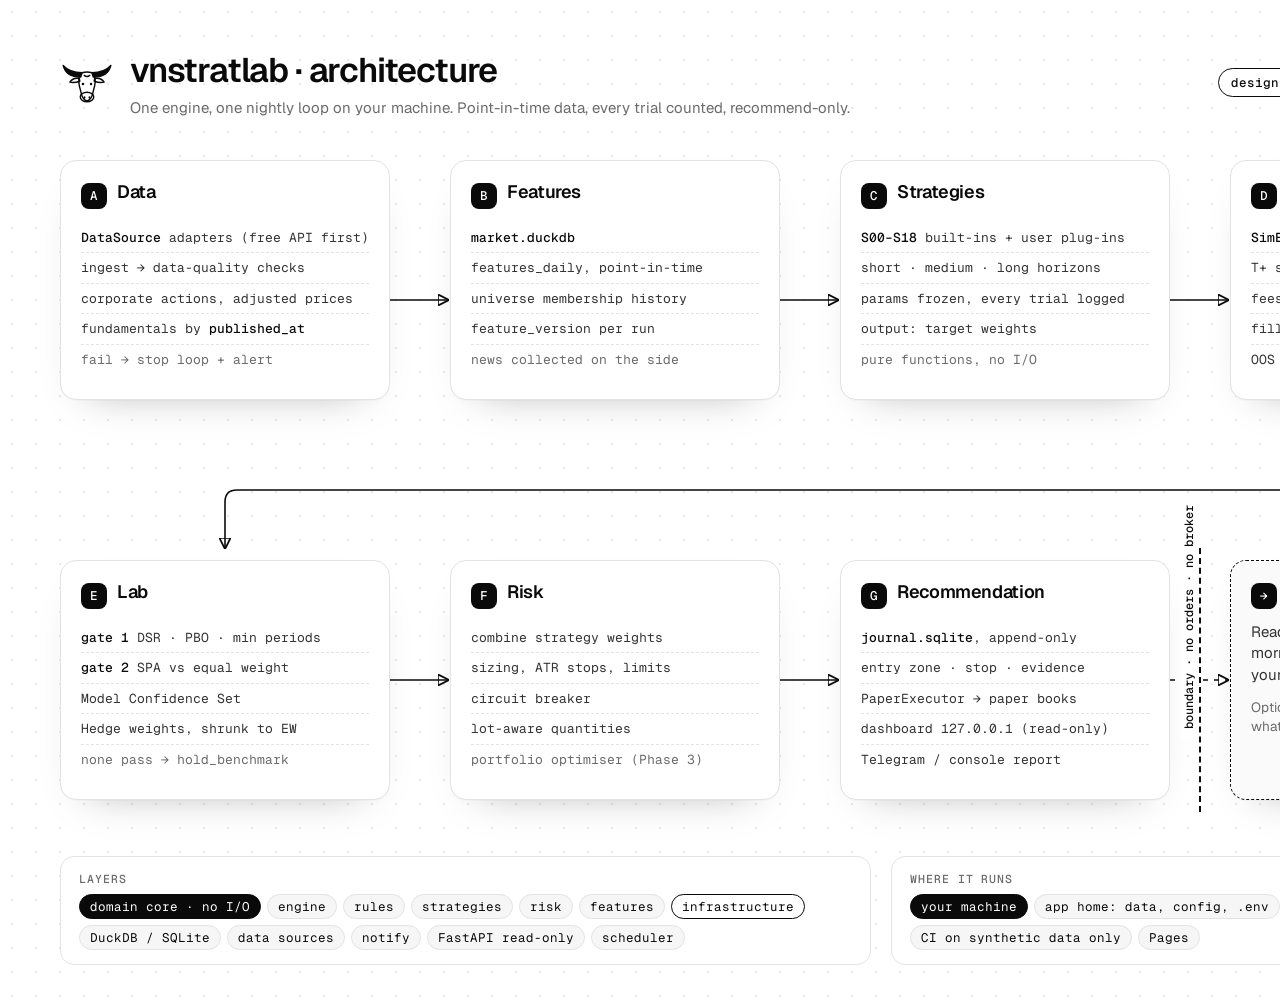
<file: docs/assets/architecture.html>
<!doctype html>
<!-- Source of docs/assets/architecture.png (rendered at 1600x1000, 2x). Content follows docs/architecture.md. -->
<html lang="en">
<head>
<meta charset="utf-8">
<title>vnstratlab · architecture</title>
<link rel="stylesheet" href="https://fonts.googleapis.com/css2?family=Geist:wght@400;500;600&family=Geist+Mono:wght@400;500&display=swap">
<style>
  :root { --fg: #0a0a0a; --muted: #6b6b6b; --line: #e3e3e3; --soft: #f6f6f6; --mono: "Geist Mono", ui-monospace, Consolas, monospace; }
  * { box-sizing: border-box; }
  html, body { margin: 0; }
  body { width: 1600px; height: 1000px; position: relative; background: #fff; color: var(--fg); font: 400 15px/1.45 "Geist", system-ui, sans-serif;
    background-image: radial-gradient(rgba(10,10,10,.09) 1px, transparent 1.2px); background-size: 24px 24px; overflow: hidden; }
  .head { position: absolute; left: 60px; top: 46px; right: 60px; display: flex; align-items: center; gap: 16px; }
  .head svg { width: 54px; height: 54px; }
  .head h1 { margin: 0; font-size: 34px; letter-spacing: -.035em; font-weight: 600; }
  .head p { margin: 2px 0 0; color: var(--muted); font-size: 15px; }
  .tag { margin-left: auto; font: 500 12.5px var(--mono); border: 1px solid var(--fg); border-radius: 999px; padding: 5px 12px; }
  .box { position: absolute; width: 330px; height: 240px; background: #fff; border: 1px solid var(--line); border-radius: 16px; padding: 18px 20px; box-shadow: 0 1px 0 rgba(0,0,0,.02), 0 18px 40px -28px rgba(0,0,0,.35); }
  .box .n { display: inline-grid; place-items: center; width: 26px; height: 26px; border-radius: 8px; background: var(--fg); color: #fff; font: 500 12.5px var(--mono); }
  .box h2 { display: inline; margin: 0 0 0 10px; font-size: 18px; letter-spacing: -.02em; font-weight: 600; vertical-align: 2px; }
  .box ul { list-style: none; margin: 14px 0 0; padding: 0; font: 13px/1.5 var(--mono); color: #333; }
  .box li { padding: 5px 0; border-top: 1px dashed var(--line); }
  .box li:first-child { border-top: 0; }
  .box li b { font-weight: 500; color: var(--fg); }
  .box li.dim { color: var(--muted); }
  .box.you { border-style: dashed; border-color: var(--fg); background: #fafafa; }
  .box.you p { margin: 12px 0 0; color: #333; font-size: 15px; }
  .lines { position: absolute; inset: 0; width: 1600px; height: 1000px; }
  .lines path { fill: none; stroke: var(--fg); stroke-width: 1.6; }
  .lines .dash { stroke-dasharray: 5 6; }
  .wall { position: absolute; left: 1199px; top: 548px; height: 264px; border-left: 2px dashed var(--fg); }
  .wall span { position: absolute; left: -12px; top: 26%; transform: translate(-50%, -50%) rotate(-90deg); white-space: nowrap; background: #fff; padding: 0 10px; font: 500 12px var(--mono); }
  .band { position: absolute; left: 60px; right: 60px; top: 856px; display: grid; grid-template-columns: 1.25fr 1fr; gap: 20px; }
  .band > div { border: 1px solid var(--line); border-radius: 14px; background: #fff; padding: 14px 18px; }
  .band h3 { margin: 0 0 8px; font: 500 11.5px var(--mono); text-transform: uppercase; letter-spacing: .08em; color: var(--muted); }
  .chips { display: flex; flex-wrap: wrap; gap: 6px; }
  .chip { font: 12.5px var(--mono); border: 1px solid var(--line); border-radius: 999px; padding: 3px 10px; background: var(--soft); }
  .chip.k { background: var(--fg); color: #fff; border-color: var(--fg); }
  .chip.o { background: #fff; border-color: var(--fg); }
</style>
</head>
<body>
<div class="head">
  <svg viewBox="0 0 120 120" fill="none" stroke="#0a0a0a" stroke-width="3.2" stroke-linecap="round" stroke-linejoin="round" aria-hidden="true">
    <path d="M46 47C30 47 12 42 7 21C18 33 33 37 49 37Z" fill="#0a0a0a"/><path d="M74 47C90 47 108 42 113 21C102 33 87 37 71 37Z" fill="#0a0a0a"/>
    <path d="M43 50C34 48 26 52 22 58C30 60 38 58 44 56Z"/><path d="M77 50C86 48 94 52 98 58C90 60 82 58 76 56Z"/>
    <path d="M44 40C52 34 68 34 76 40C80 52 78 66 74 78C72 90 68 98 60 100C52 98 48 90 46 78C42 66 40 52 44 40Z"/><path d="M54 43Q60 48 66 43"/>
    <ellipse cx="60" cy="91" rx="15" ry="10.5"/><ellipse cx="54.5" cy="92" rx="2" ry="2.8" fill="#0a0a0a" stroke="none"/><ellipse cx="65.5" cy="92" rx="2" ry="2.8" fill="#0a0a0a" stroke="none"/>
    <circle cx="51" cy="62" r="2.8" fill="#0a0a0a" stroke="none"/><circle cx="69" cy="62" r="2.8" fill="#0a0a0a" stroke="none"/>
  </svg>
  <div>
    <h1>vnstratlab · architecture</h1>
    <p>One engine, one nightly loop on your machine. Point-in-time data, every trial counted, recommend-only.</p>
  </div>
  <span class="tag">design · v0.1–v0.3 under construction</span>
</div>

<svg class="lines" viewBox="0 0 1600 1000" aria-hidden="true">
  <defs><marker id="a" viewBox="0 0 10 10" refX="9" refY="5" markerWidth="7" markerHeight="7" orient="auto"><path d="M0 0L10 5L0 10z" fill="#0a0a0a" stroke="none"/></marker></defs>
  <path d="M390 300H448" marker-end="url(#a)"/>
  <path d="M780 300H838" marker-end="url(#a)"/>
  <path d="M1170 300H1228" marker-end="url(#a)"/>
  <path d="M1395 400V478Q1395 490 1383 490H237Q225 490 225 502V548" marker-end="url(#a)"/>
  <path d="M390 680H448" marker-end="url(#a)"/>
  <path d="M780 680H838" marker-end="url(#a)"/>
  <path class="dash" d="M1170 680H1228" marker-end="url(#a)"/>
</svg>

<div class="box" style="left:60px;top:160px">
  <span class="n">A</span><h2>Data</h2>
  <ul>
    <li><b>DataSource</b> adapters (free API first)</li>
    <li>ingest → data-quality checks</li>
    <li>corporate actions, adjusted prices</li>
    <li>fundamentals by <b>published_at</b></li>
    <li class="dim">fail → stop loop + alert</li>
  </ul>
</div>
<div class="box" style="left:450px;top:160px">
  <span class="n">B</span><h2>Features</h2>
  <ul>
    <li><b>market.duckdb</b></li>
    <li>features_daily, point-in-time</li>
    <li>universe membership history</li>
    <li>feature_version per run</li>
    <li class="dim">news collected on the side</li>
  </ul>
</div>
<div class="box" style="left:840px;top:160px">
  <span class="n">C</span><h2>Strategies</h2>
  <ul>
    <li><b>S00–S18</b> built-ins + user plug-ins</li>
    <li>short · medium · long horizons</li>
    <li>params frozen, every trial logged</li>
    <li>output: target weights</li>
    <li class="dim">pure functions, no I/O</li>
  </ul>
</div>
<div class="box" style="left:1230px;top:160px">
  <span class="n">D</span><h2>Engine</h2>
  <ul>
    <li><b>SimExecutor</b> + HOSE rules</li>
    <li>T+ settlement, limits, lots, ticks</li>
    <li>fees, sales tax, slippage</li>
    <li>fill at next open</li>
    <li>OOS returns → <b>lab.duckdb</b></li>
  </ul>
</div>

<div class="box" style="left:60px;top:560px">
  <span class="n">E</span><h2>Lab</h2>
  <ul>
    <li><b>gate 1</b> DSR · PBO · min periods</li>
    <li><b>gate 2</b> SPA vs equal weight</li>
    <li>Model Confidence Set</li>
    <li>Hedge weights, shrunk to EW</li>
    <li class="dim">none pass → hold_benchmark</li>
  </ul>
</div>
<div class="box" style="left:450px;top:560px">
  <span class="n">F</span><h2>Risk</h2>
  <ul>
    <li>combine strategy weights</li>
    <li>sizing, ATR stops, limits</li>
    <li>circuit breaker</li>
    <li>lot-aware quantities</li>
    <li class="dim">portfolio optimiser (Phase 3)</li>
  </ul>
</div>
<div class="box" style="left:840px;top:560px">
  <span class="n">G</span><h2>Recommendation</h2>
  <ul>
    <li><b>journal.sqlite</b>, append-only</li>
    <li>entry zone · stop · evidence</li>
    <li>PaperExecutor → paper books</li>
    <li>dashboard 127.0.0.1 (read-only)</li>
    <li>Telegram / console report</li>
  </ul>
</div>
<div class="wall"><span>boundary · no orders · no broker</span></div>
<div class="box you" style="left:1230px;top:560px">
  <span class="n">→</span><h2>You</h2>
  <p>Read the recommendation the next morning, decide, and place orders yourself in your broker's app.</p>
  <p style="color:#6b6b6b;font-size:13.5px">Optional: record your real fills to compare with what was recommended.</p>
</div>

<div class="band">
  <div>
    <h3>Layers</h3>
    <div class="chips">
      <span class="chip k">domain core · no I/O</span><span class="chip">engine</span><span class="chip">rules</span><span class="chip">strategies</span><span class="chip">risk</span><span class="chip">features</span>
      <span class="chip o">infrastructure</span><span class="chip">DuckDB / SQLite</span><span class="chip">data sources</span><span class="chip">notify</span><span class="chip">FastAPI read-only</span><span class="chip">scheduler</span>
    </div>
  </div>
  <div>
    <h3>Where it runs</h3>
    <div class="chips">
      <span class="chip k">your machine</span><span class="chip">app home: data, config, .env</span>
      <span class="chip o">GitHub Actions</span><span class="chip">CI on synthetic data only</span><span class="chip">Pages</span>
    </div>
  </div>
</div>
</body>
</html>
</file>
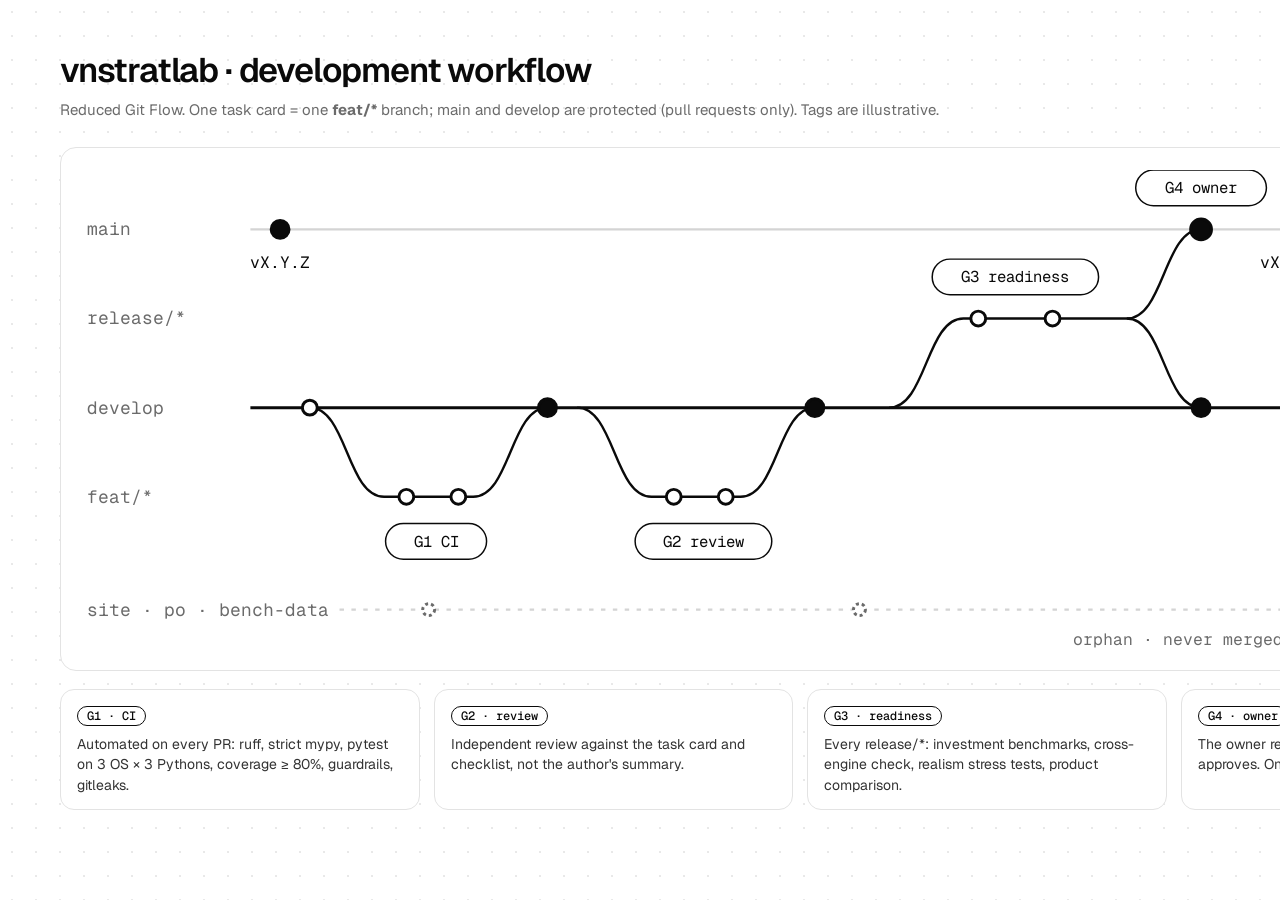
<file: docs/assets/workflow.html>
<!doctype html>
<!-- Source of docs/assets/workflow.png (rendered at 1600x840, 2x). Content follows docs/git-branching.md and docs/qa-gates.md. -->
<html lang="en">
<head>
<meta charset="utf-8">
<title>vnstratlab · workflow</title>
<link rel="stylesheet" href="https://fonts.googleapis.com/css2?family=Geist:wght@400;500;600&family=Geist+Mono:wght@400;500&display=swap">
<style>
  :root { --fg: #0a0a0a; --bg: #fff; --muted: #6b6b6b; --line: #e3e3e3; --line-2: #d4d4d4; --mono: "Geist Mono", ui-monospace, Consolas, monospace; }
  * { box-sizing: border-box; }
  html, body { margin: 0; }
  body { width: 1600px; height: 840px; position: relative; background: #fff; color: var(--fg); font: 400 15px/1.45 "Geist", system-ui, sans-serif;
    background-image: radial-gradient(rgba(10,10,10,.09) 1px, transparent 1.2px); background-size: 24px 24px; overflow: hidden; padding: 46px 60px; }
  h1 { margin: 0; font-size: 34px; letter-spacing: -.035em; font-weight: 600; }
  .sub { margin: 4px 0 26px; color: var(--muted); }
  .wrap { border: 1px solid var(--line); border-radius: 16px; background: #fff; padding: 22px 26px 10px; }
  .graph { width: 100%; height: auto; display: block; }
  .graph text { fill: var(--fg); font: 12px var(--mono); }
  .graph .faint, .graph .lanes text { fill: var(--muted); }
  .graph .ln { stroke: var(--line-2); stroke-width: 1.5; fill: none; }
  .graph .ln-strong { stroke: var(--fg); stroke-width: 2; }
  .graph .ln-dash { stroke-dasharray: 3 5; }
  .graph .br { stroke: var(--fg); stroke-width: 1.6; fill: none; }
  .graph .pulse { display: none; }
  .graph .c { fill: #fff; stroke: var(--fg); stroke-width: 2; }
  .graph .c.merge, .graph .c.tag { fill: var(--fg); }
  .graph .c.hollow { stroke: var(--muted); stroke-dasharray: 2 2; }
  .graph .gates-lbl rect { fill: #fff; stroke: var(--fg); stroke-width: 1; }
  .graph .gates-lbl text { font-size: 10.5px; text-anchor: middle; dominant-baseline: central; }
  .graph .tags text { text-anchor: middle; font-size: 11px; }
  .graph .tags text.faint { text-anchor: end; }
  .gates { display: grid; grid-template-columns: repeat(4, 1fr); gap: 14px; margin-top: 18px; }
  .gates div { border: 1px solid var(--line); border-radius: 14px; background: #fff; padding: 14px 16px; }
  .gates b { font: 500 12px var(--mono); border: 1px solid var(--fg); border-radius: 999px; padding: 1px 9px; }
  .gates p { margin: 8px 0 0; font-size: 14px; color: #333; }
</style>
</head>
<body>
<h1>vnstratlab · development workflow</h1>
<p class="sub">Reduced Git Flow. One task card = one <b>feat/*</b> branch; main and develop are protected (pull requests only). Tags are illustrative.</p>
<div class="wrap">
<svg class="graph" viewBox="0 0 960 330" role="img" aria-labelledby="graph-t">
        <title id="graph-t">Git branching: feat branches merge into develop after G1 CI and G2 review; release branch passes G3; main is tagged after G4 owner approval. Orphan branches site, po and bench-data are never merged.</title>
        <g class="lanes mono">
          <text x="0" y="44">main</text>
          <text x="0" y="104">release/*</text>
          <text x="0" y="164">develop</text>
          <text x="0" y="224">feat/*</text>
          <text x="0" y="300" class="faint">site · po · bench-data</text>
        </g>
        <!-- lane lines -->
        <path class="ln" d="M110 40H940"/>
        <path class="ln ln-strong" d="M110 160H940"/>
        <path class="ln ln-dash" d="M170 296H940"/>
        <!-- feat branches -->
        <path class="br" d="M150 160C175 160 175 220 200 220H260C285 220 285 160 310 160"/>
        <path class="br" d="M330 160C355 160 355 220 380 220H440C465 220 465 160 490 160"/>
        <!-- release -->
        <path class="br" d="M540 160C565 160 565 100 590 100H700C725 100 725 40 750 40"/>
        <path class="br" d="M700 100C725 100 725 160 750 160"/>
        <!-- hotfix back-merge omitted for clarity -->
        <!-- flowing pulse on develop -->
        <path class="pulse" d="M110 160H940"/>
        <!-- commits -->
        <g class="commits">
          <circle cx="130" cy="40" r="6" class="c tag" style="--d:0"/>
          <circle cx="150" cy="160" r="5" class="c" style="--d:1"/>
          <circle cx="215" cy="220" r="5" class="c" style="--d:2"/>
          <circle cx="250" cy="220" r="5" class="c" style="--d:3"/>
          <circle cx="310" cy="160" r="6" class="c merge" style="--d:4"/>
          <circle cx="395" cy="220" r="5" class="c" style="--d:5"/>
          <circle cx="430" cy="220" r="5" class="c" style="--d:6"/>
          <circle cx="490" cy="160" r="6" class="c merge" style="--d:7"/>
          <circle cx="600" cy="100" r="5" class="c" style="--d:8"/>
          <circle cx="650" cy="100" r="5" class="c" style="--d:9"/>
          <circle cx="750" cy="40" r="7" class="c tag" style="--d:10"/>
          <circle cx="750" cy="160" r="6" class="c merge" style="--d:11"/>
          <circle cx="860" cy="160" r="5" class="c" style="--d:12"/>
          <circle cx="230" cy="296" r="4" class="c hollow" style="--d:3"/>
          <circle cx="520" cy="296" r="4" class="c hollow" style="--d:7"/>
          <circle cx="820" cy="296" r="4" class="c hollow" style="--d:11"/>
        </g>
        <!-- gates -->
        <g class="gates-lbl mono">
          <g transform="translate(235 250)"><rect x="-34" y="-12" width="68" height="24" rx="12"/><text>G1 CI</text></g>
          <g transform="translate(415 250)"><rect x="-46" y="-12" width="92" height="24" rx="12"/><text>G2 review</text></g>
          <g transform="translate(625 72)"><rect x="-56" y="-12" width="112" height="24" rx="12"/><text>G3 readiness</text></g>
          <g transform="translate(750 12)"><rect x="-44" y="-12" width="88" height="24" rx="12"/><text>G4 owner</text></g>
        </g>
        <g class="tags mono">
          <text x="130" y="66">vX.Y.Z</text>
          <text x="790" y="66" style="text-anchor:start">vX.Y+1.0</text>
          <text x="940" y="320" text-anchor="end" class="faint">orphan · never merged · tags illustrative</text>
        </g>
      </svg>
</div>
<div class="gates">
  <div><b>G1 · CI</b><p>Automated on every PR: ruff, strict mypy, pytest on 3 OS × 3 Pythons, coverage ≥ 80%, guardrails, gitleaks.</p></div>
  <div><b>G2 · review</b><p>Independent review against the task card and checklist, not the author's summary.</p></div>
  <div><b>G3 · readiness</b><p>Every release/*: investment benchmarks, cross-engine check, realism stress tests, product comparison.</p></div>
  <div><b>G4 · owner</b><p>The owner reads the readiness report and approves. Only then is main merged and tagged.</p></div>
</div>
</body>
</html>
</file>
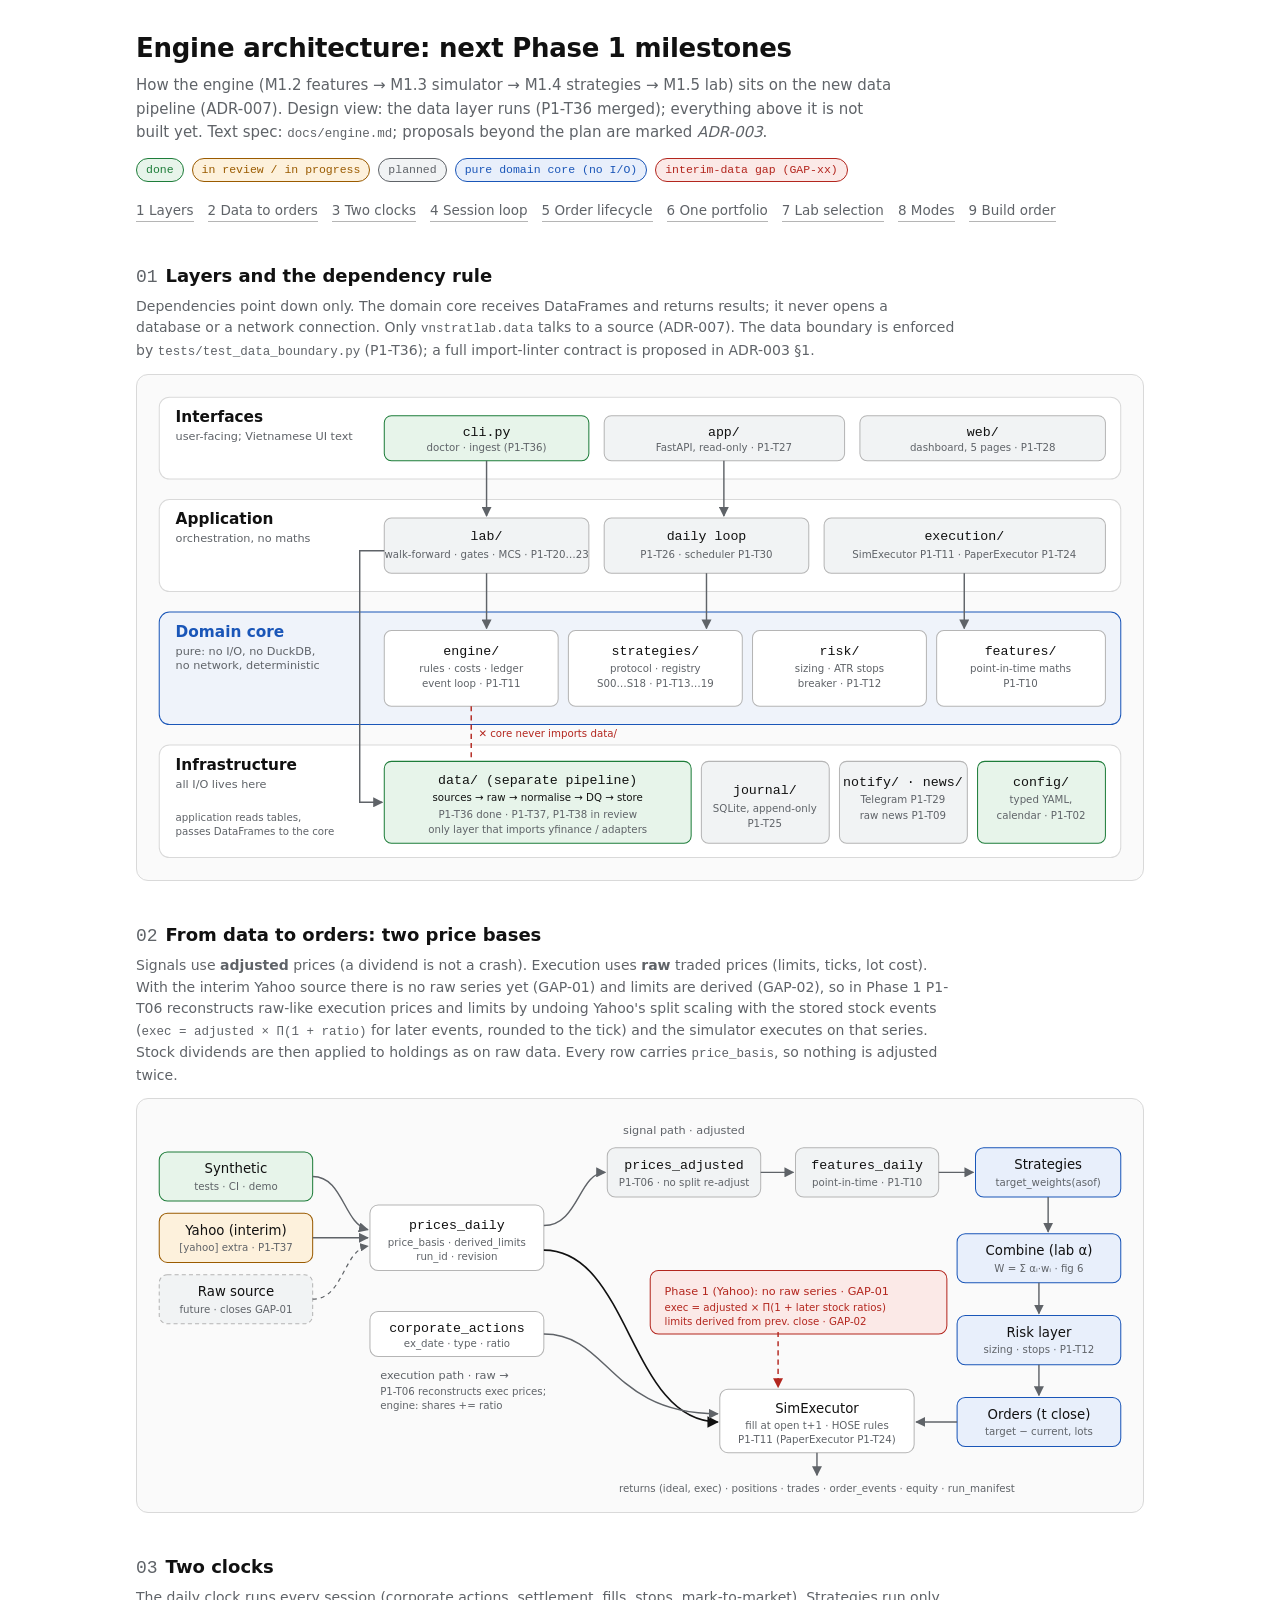
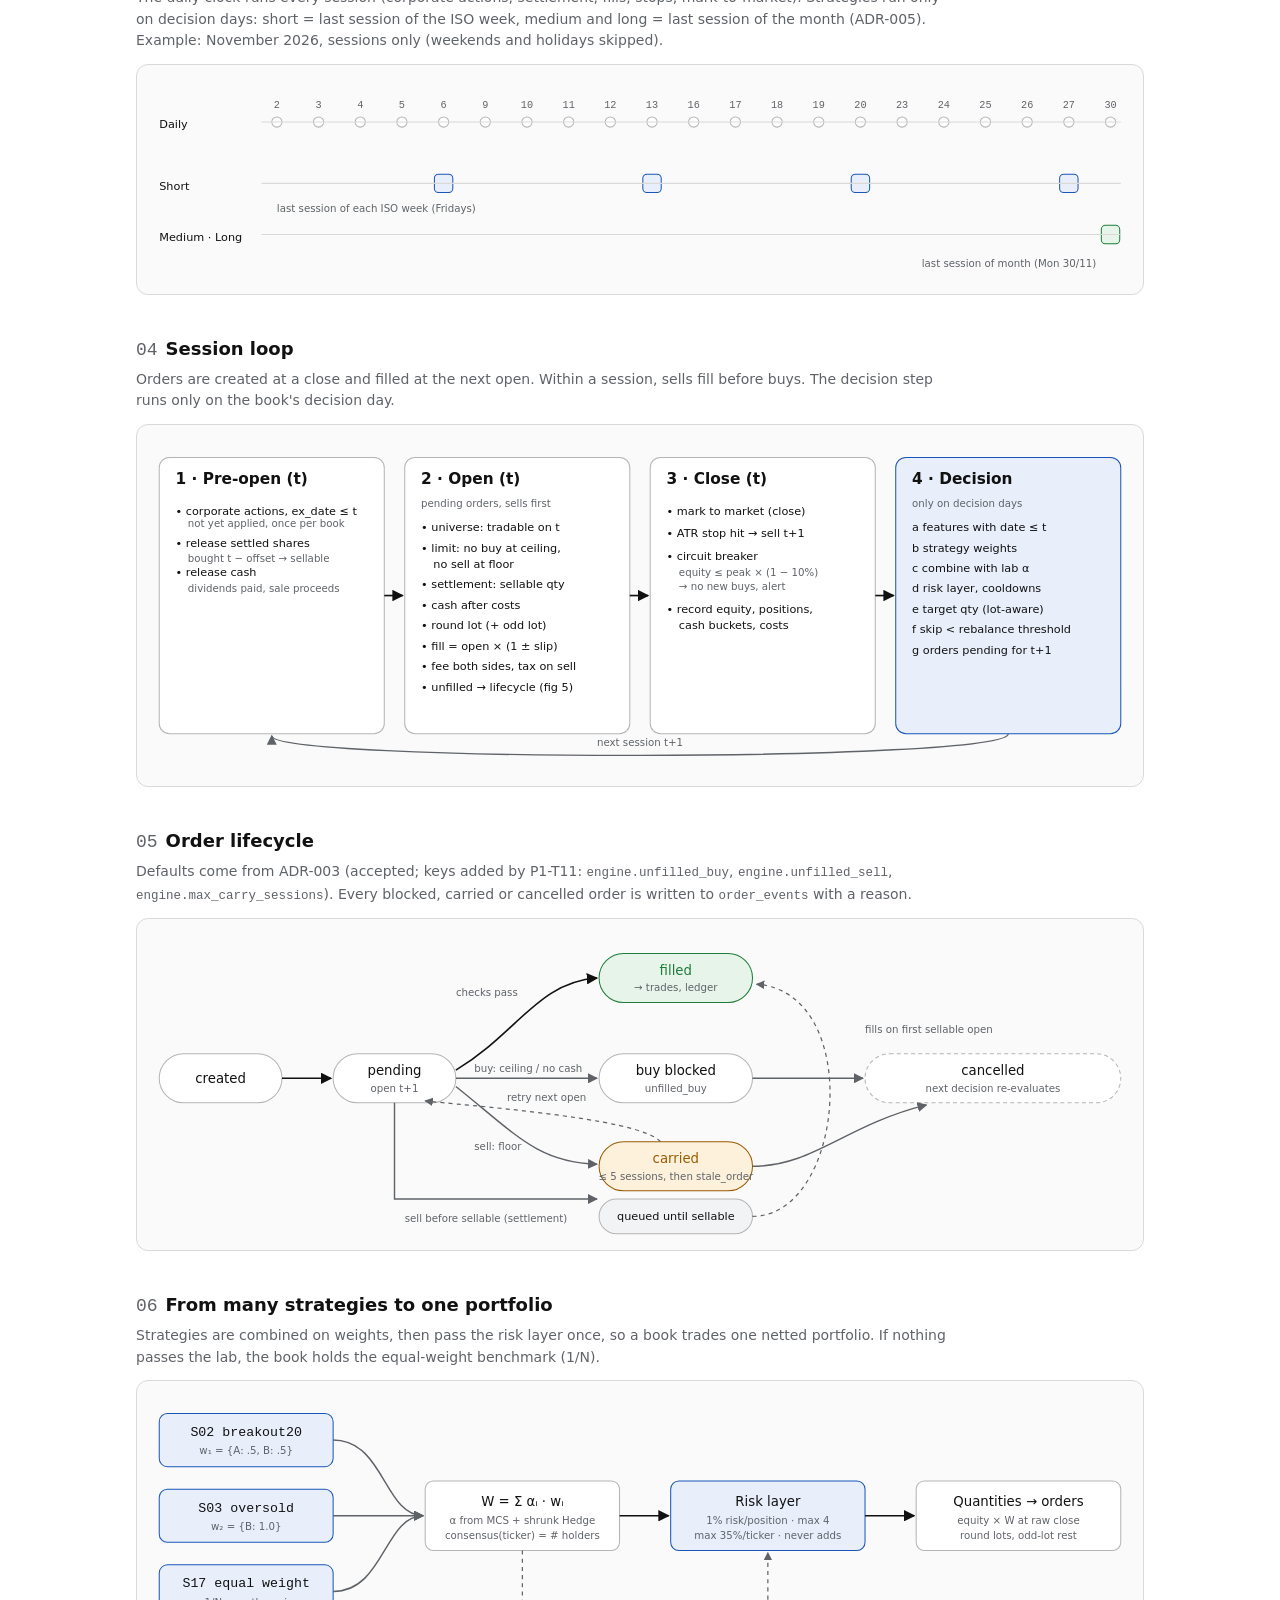
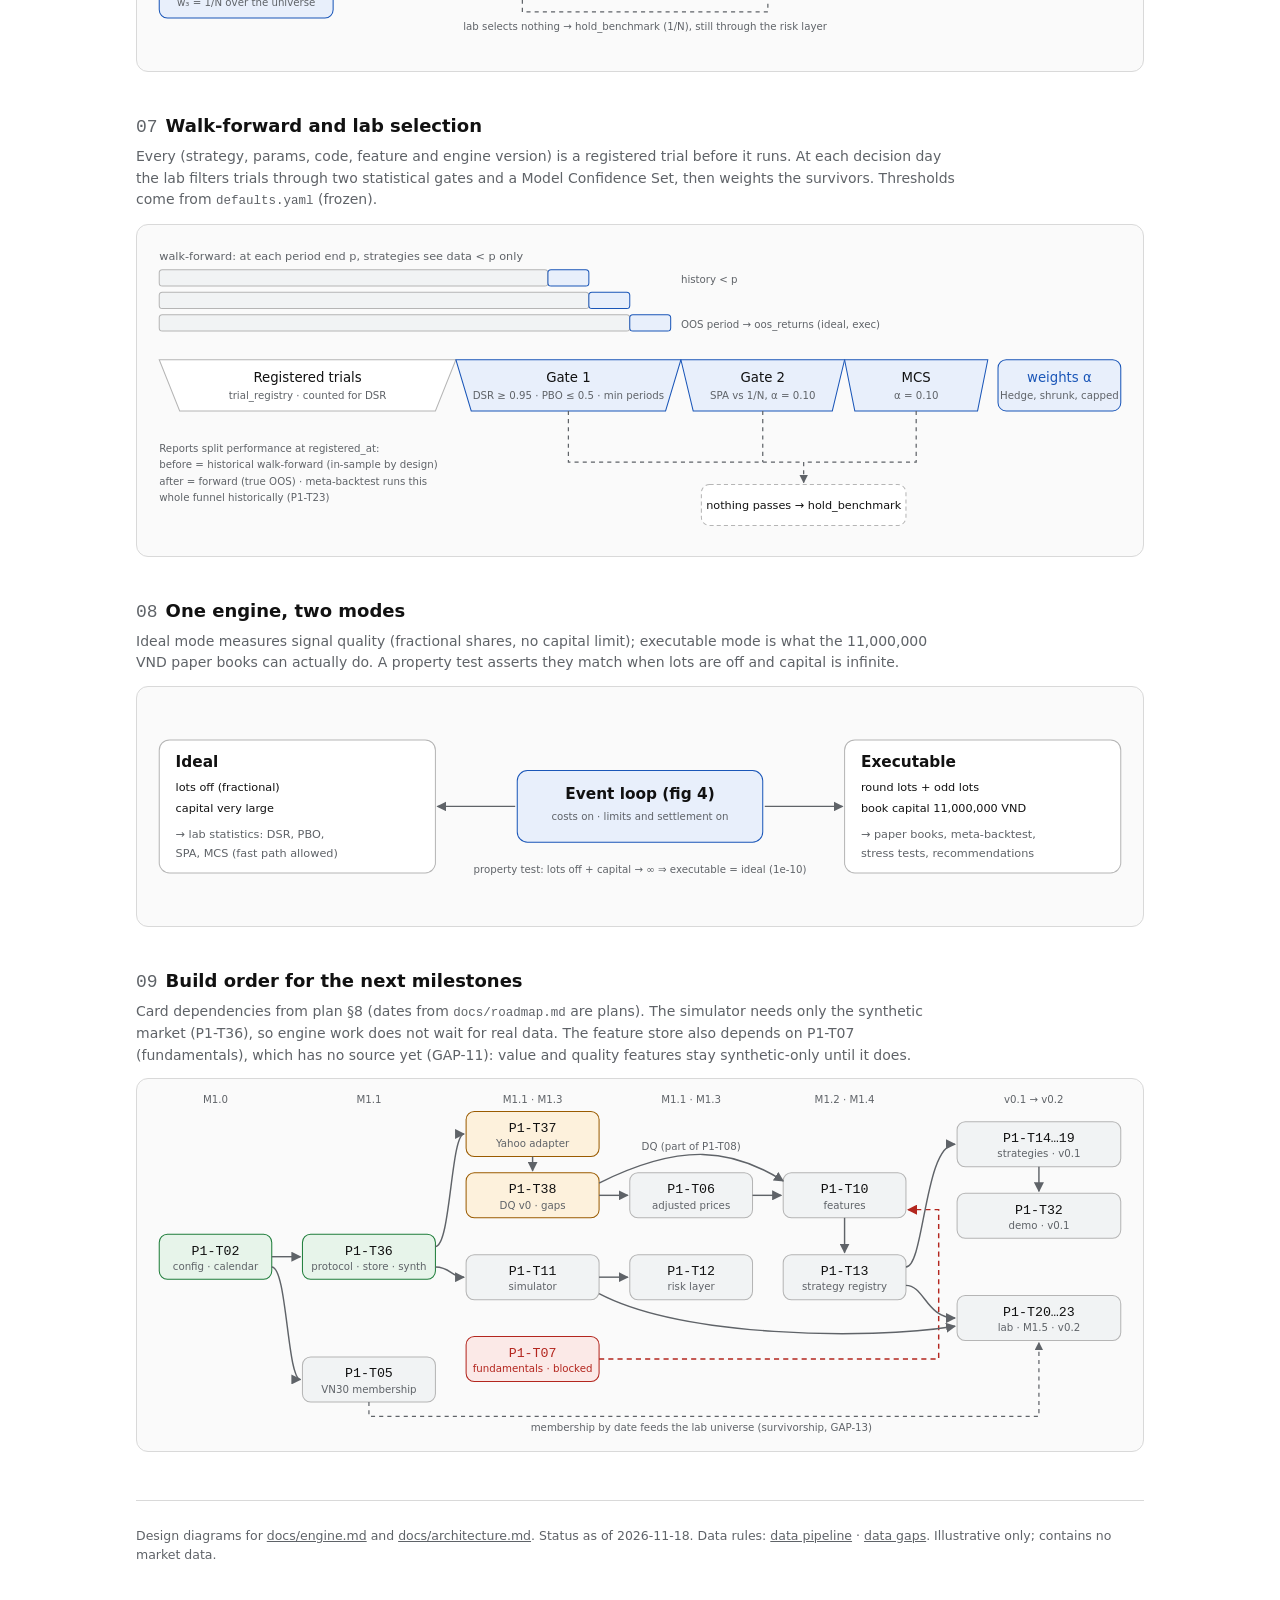
<file: docs/diagrams/engine-architecture.html>
<!doctype html>
<html lang="en">
<head>
<meta charset="utf-8">
<meta name="viewport" content="width=device-width, initial-scale=1">
<title>Engine architecture</title>
<meta name="description" content="vnstratlab engine architecture for the next Phase 1 milestones (M1.2–M1.5): layers, data to orders, two clocks, session loop, order lifecycle, portfolio combination, lab selection, modes and build order.">
<style>
  :root {
    --bg: #ffffff; --card: #fafafa; --fg: #111111; --muted: #5f6368; --line: #d9d9d9; --line-2: #b5b5b5;
    --done: #1e7d3a; --done-bg: #e7f4ea; --review: #9a5b00; --review-bg: #fdf1dc;
    --todo: #5f6368; --todo-bg: #f1f3f4; --gap: #b3261e; --gap-bg: #fbe9e7;
    --accent: #1a56b8; --accent-bg: #e8effb;
    --mono: ui-monospace, SFMono-Regular, Menlo, Consolas, monospace;
  }
  @media (prefers-color-scheme: dark) {
    :root:not([data-theme="light"]) {
      --bg: #0f1012; --card: #17181b; --fg: #ececec; --muted: #a2a6ad; --line: #2c2e33; --line-2: #45484f;
      --done: #6cc787; --done-bg: #16301f; --review: #f0b45a; --review-bg: #33270f;
      --todo: #a2a6ad; --todo-bg: #23252a; --gap: #f2867d; --gap-bg: #3a1a18;
      --accent: #8ab4f8; --accent-bg: #172440;
    }
  }
  :root[data-theme="dark"] {
    --bg: #0f1012; --card: #17181b; --fg: #ececec; --muted: #a2a6ad; --line: #2c2e33; --line-2: #45484f;
    --done: #6cc787; --done-bg: #16301f; --review: #f0b45a; --review-bg: #33270f;
    --todo: #a2a6ad; --todo-bg: #23252a; --gap: #f2867d; --gap-bg: #3a1a18;
    --accent: #8ab4f8; --accent-bg: #172440;
  }
  * { box-sizing: border-box; }
  html { -webkit-text-size-adjust: 100%; }
  body { margin: 0; background: var(--bg); color: var(--fg);
         font: 15px/1.55 system-ui, -apple-system, "Segoe UI", Roboto, sans-serif; }
  main { max-width: 1040px; margin: 0 auto; padding: 28px 16px 64px; }
  header h1 { font-size: 26px; letter-spacing: -.01em; margin: 0 0 6px; }
  header p { color: var(--muted); margin: 0; max-width: 760px; }
  nav.toc { display: flex; flex-wrap: wrap; gap: 6px 14px; margin: 18px 0 8px; font-size: 13.5px; }
  nav.toc a { color: var(--muted); text-decoration: none; border-bottom: 1px solid var(--line-2); }
  nav.toc a:hover { color: var(--fg); border-color: var(--fg); }
  .legend { display: flex; flex-wrap: wrap; gap: 8px; margin: 14px 0 0; font-size: 12.5px; }
  .chip { display: inline-flex; align-items: center; gap: 6px; padding: 2px 9px; border-radius: 999px;
          border: 1px solid currentColor; font-family: var(--mono); font-size: 11.5px; }
  .chip.done { color: var(--done); background: var(--done-bg); }
  .chip.review { color: var(--review); background: var(--review-bg); }
  .chip.todo { color: var(--todo); background: var(--todo-bg); }
  .chip.gap { color: var(--gap); background: var(--gap-bg); }
  .chip.core { color: var(--accent); background: var(--accent-bg); }
  section.fig { margin-top: 40px; }
  section.fig h2 { font-size: 18px; margin: 0 0 4px; }
  section.fig h2 .num { font-family: var(--mono); color: var(--muted); font-weight: 500; margin-right: 8px; }
  section.fig p.cap { color: var(--muted); margin: 0 0 12px; font-size: 14px; max-width: 820px; }
  .frame { border: 1px solid var(--line); border-radius: 12px; background: var(--card); padding: 12px; overflow-x: auto; }
  svg { display: block; width: 100%; height: auto; min-width: 640px; }
  svg text { font-family: system-ui, -apple-system, "Segoe UI", Roboto, sans-serif; fill: var(--fg); }
  svg .t-sm { font-size: 11px; } svg .t-xs { font-size: 10px; } svg .t-md { font-size: 13px; } svg .t-lg { font-size: 15px; font-weight: 600; }
  svg .mono { font-family: var(--mono); }
  svg .muted { fill: var(--muted); }
  svg .box { fill: var(--bg); stroke: var(--line-2); stroke-width: 1; }
  svg .band { fill: var(--bg); stroke: var(--line); stroke-width: 1; }
  svg .core { fill: var(--accent-bg); stroke: var(--accent); }
  svg .done { fill: var(--done-bg); stroke: var(--done); }
  svg .review { fill: var(--review-bg); stroke: var(--review); }
  svg .todo { fill: var(--todo-bg); stroke: var(--line-2); }
  svg .gapbox { fill: var(--gap-bg); stroke: var(--gap); }
  svg .gaptxt { fill: var(--gap); }
  svg .donetxt { fill: var(--done); } svg .reviewtxt { fill: var(--review); } svg .coretxt { fill: var(--accent); }
  svg .edge { stroke: var(--muted); stroke-width: 1.4; fill: none; }
  svg .edge-strong { stroke: var(--fg); stroke-width: 1.6; fill: none; }
  svg .edge-gap { stroke: var(--gap); stroke-width: 1.4; fill: none; stroke-dasharray: 5 4; }
  svg .edge-dash { stroke: var(--muted); stroke-width: 1.2; fill: none; stroke-dasharray: 4 4; }
  svg .arrowhead { fill: var(--muted); } svg .arrowhead-strong { fill: var(--fg); } svg .arrowhead-gap { fill: var(--gap); }
  svg .grid { stroke: var(--line); stroke-width: 1; }
  table.notes { border-collapse: collapse; width: 100%; margin-top: 12px; font-size: 13.5px; }
  table.notes th, table.notes td { text-align: left; border-top: 1px solid var(--line); padding: 7px 8px; vertical-align: top; }
  table.notes th { color: var(--muted); font-weight: 500; }
  code { font-family: var(--mono); font-size: 12.5px; }
  footer { margin-top: 48px; color: var(--muted); font-size: 12.5px; border-top: 1px solid var(--line); padding-top: 12px; }
  footer a { color: inherit; }
  .noscript { color: var(--muted); font-size: 13px; }
</style>
<script>
  // Follow the docs site's light/dark toggle when embedded (same origin); else the OS setting.
  (function () {
    function sync() {
      try {
        var b = window.parent && window.parent !== window ? window.parent.document.body : null;
        var s = b ? b.getAttribute("data-md-color-scheme") : null;
        if (s) document.documentElement.setAttribute("data-theme", s === "slate" ? "dark" : "light");
      } catch (e) { /* not embedded or cross-origin: keep prefers-color-scheme */ }
    }
    sync();
    try {
      if (window.parent !== window) {
        new MutationObserver(sync).observe(window.parent.document.body, { attributes: true, attributeFilter: ["data-md-color-scheme"] });
      }
    } catch (e) { /* ignore */ }
  })();
</script>
</head>
<body>
<main>
<header>
  <h1>Engine architecture: next Phase 1 milestones</h1>
  <p>How the engine (M1.2 features → M1.3 simulator → M1.4 strategies → M1.5 lab) sits on the new data pipeline (ADR-007). Design view: the data layer runs (P1-T36 merged); everything above it is not built yet. Text spec: <code>docs/engine.md</code>; proposals beyond the plan are marked <em>ADR-003</em>.</p>
  <div class="legend" aria-label="Legend">
    <span class="chip done">done</span>
    <span class="chip review">in review / in progress</span>
    <span class="chip todo">planned</span>
    <span class="chip core">pure domain core (no I/O)</span>
    <span class="chip gap">interim-data gap (GAP-xx)</span>
  </div>
  <nav class="toc" aria-label="Figures">
    <a href="#f1">1 Layers</a><a href="#f2">2 Data to orders</a><a href="#f3">3 Two clocks</a>
    <a href="#f4">4 Session loop</a><a href="#f5">5 Order lifecycle</a><a href="#f6">6 One portfolio</a>
    <a href="#f7">7 Lab selection</a><a href="#f8">8 Modes</a><a href="#f9">9 Build order</a>
  </nav>
</header>

<svg width="0" height="0" style="position:absolute" aria-hidden="true">
  <defs>
    <marker id="a" viewBox="0 0 10 10" refX="9" refY="5" markerWidth="7" markerHeight="7" orient="auto-start-reverse"><path d="M0,0 L10,5 L0,10 z" class="arrowhead"/></marker>
    <marker id="as" viewBox="0 0 10 10" refX="9" refY="5" markerWidth="7" markerHeight="7" orient="auto-start-reverse"><path d="M0,0 L10,5 L0,10 z" class="arrowhead-strong"/></marker>
    <marker id="ag" viewBox="0 0 10 10" refX="9" refY="5" markerWidth="7" markerHeight="7" orient="auto-start-reverse"><path d="M0,0 L10,5 L0,10 z" class="arrowhead-gap"/></marker>
  </defs>
</svg>

<!-- 1 LAYERS -->
<section class="fig" id="f1">
  <h2><span class="num">01</span>Layers and the dependency rule</h2>
  <p class="cap">Dependencies point down only. The domain core receives DataFrames and returns results; it never opens a database or a network connection. Only <code>vnstratlab.data</code> talks to a source (ADR-007). The data boundary is enforced by <code>tests/test_data_boundary.py</code> (P1-T36); a full import-linter contract is proposed in ADR-003 §1.</p>
  <div class="frame">
  <svg viewBox="0 0 960 470" role="img" aria-labelledby="f1t f1d">
    <title id="f1t">Four layers of vnstratlab</title>
    <desc id="f1d">Interfaces on top, then application, then the pure domain core, then infrastructure. Arrows show allowed dependencies downward; the data pipeline is the only layer that reads sources, and the core never imports it.</desc>
    <rect x="10" y="10" width="940" height="80" rx="10" class="band"/>
    <text x="26" y="34" class="t-lg">Interfaces</text>
    <text x="26" y="52" class="t-sm muted">user-facing; Vietnamese UI text</text>
    <rect x="230" y="28" width="200" height="44" rx="7" class="done"/><text x="330" y="48" text-anchor="middle" class="t-md mono">cli.py</text><text x="330" y="63" text-anchor="middle" class="t-xs muted">doctor · ingest (P1-T36)</text>
    <rect x="445" y="28" width="235" height="44" rx="7" class="todo"/><text x="562" y="48" text-anchor="middle" class="t-md mono">app/</text><text x="562" y="63" text-anchor="middle" class="t-xs muted">FastAPI, read-only · P1-T27</text>
    <rect x="695" y="28" width="240" height="44" rx="7" class="todo"/><text x="815" y="48" text-anchor="middle" class="t-md mono">web/</text><text x="815" y="63" text-anchor="middle" class="t-xs muted">dashboard, 5 pages · P1-T28</text>

    <rect x="10" y="110" width="940" height="90" rx="10" class="band"/>
    <text x="26" y="134" class="t-lg">Application</text>
    <text x="26" y="152" class="t-sm muted">orchestration, no maths</text>
    <rect x="230" y="128" width="200" height="54" rx="7" class="todo"/><text x="330" y="150" text-anchor="middle" class="t-md mono">lab/</text><text x="330" y="167" text-anchor="middle" class="t-xs muted">walk-forward · gates · MCS · P1-T20…23</text>
    <rect x="445" y="128" width="200" height="54" rx="7" class="todo"/><text x="545" y="150" text-anchor="middle" class="t-md mono">daily loop</text><text x="545" y="167" text-anchor="middle" class="t-xs muted">P1-T26 · scheduler P1-T30</text>
    <rect x="660" y="128" width="275" height="54" rx="7" class="todo"/><text x="797" y="150" text-anchor="middle" class="t-md mono">execution/</text><text x="797" y="167" text-anchor="middle" class="t-xs muted">SimExecutor P1-T11 · PaperExecutor P1-T24</text>

    <rect x="10" y="220" width="940" height="110" rx="10" class="core" fill-opacity=".55"/>
    <text x="26" y="244" class="t-lg coretxt">Domain core</text>
    <text x="26" y="262" class="t-sm muted">pure: no I/O, no DuckDB,</text>
    <text x="26" y="276" class="t-sm muted">no network, deterministic</text>
    <rect x="230" y="238" width="170" height="74" rx="7" class="box"/><text x="315" y="262" text-anchor="middle" class="t-md mono">engine/</text><text x="315" y="279" text-anchor="middle" class="t-xs muted">rules · costs · ledger</text><text x="315" y="293" text-anchor="middle" class="t-xs muted">event loop · P1-T11</text>
    <rect x="410" y="238" width="170" height="74" rx="7" class="box"/><text x="495" y="262" text-anchor="middle" class="t-md mono">strategies/</text><text x="495" y="279" text-anchor="middle" class="t-xs muted">protocol · registry</text><text x="495" y="293" text-anchor="middle" class="t-xs muted">S00…S18 · P1-T13…19</text>
    <rect x="590" y="238" width="170" height="74" rx="7" class="box"/><text x="675" y="262" text-anchor="middle" class="t-md mono">risk/</text><text x="675" y="279" text-anchor="middle" class="t-xs muted">sizing · ATR stops</text><text x="675" y="293" text-anchor="middle" class="t-xs muted">breaker · P1-T12</text>
    <rect x="770" y="238" width="165" height="74" rx="7" class="box"/><text x="852" y="262" text-anchor="middle" class="t-md mono">features/</text><text x="852" y="279" text-anchor="middle" class="t-xs muted">point-in-time maths</text><text x="852" y="293" text-anchor="middle" class="t-xs muted">P1-T10</text>

    <rect x="10" y="350" width="940" height="110" rx="10" class="band"/>
    <text x="26" y="374" class="t-lg">Infrastructure</text>
    <text x="26" y="392" class="t-sm muted">all I/O lives here</text>
    <rect x="230" y="366" width="300" height="80" rx="7" class="done"/>
    <text x="380" y="388" text-anchor="middle" class="t-md mono">data/  (separate pipeline)</text>
    <text x="380" y="405" text-anchor="middle" class="t-xs">sources → raw → normalise → DQ → store</text>
    <text x="380" y="421" text-anchor="middle" class="t-xs muted">P1-T36 done · P1-T37, P1-T38 in review</text>
    <text x="380" y="436" text-anchor="middle" class="t-xs muted">only layer that imports yfinance / adapters</text>
    <rect x="540" y="366" width="125" height="80" rx="7" class="todo"/><text x="602" y="398" text-anchor="middle" class="t-md mono">journal/</text><text x="602" y="415" text-anchor="middle" class="t-xs muted">SQLite, append-only</text><text x="602" y="430" text-anchor="middle" class="t-xs muted">P1-T25</text>
    <rect x="675" y="366" width="125" height="80" rx="7" class="todo"/><text x="737" y="390" text-anchor="middle" class="t-md mono">notify/ · news/</text><text x="737" y="407" text-anchor="middle" class="t-xs muted">Telegram P1-T29</text><text x="737" y="422" text-anchor="middle" class="t-xs muted">raw news P1-T09</text>
    <rect x="810" y="366" width="125" height="80" rx="7" class="done"/><text x="872" y="390" text-anchor="middle" class="t-md mono">config/</text><text x="872" y="407" text-anchor="middle" class="t-xs muted">typed YAML,</text><text x="872" y="422" text-anchor="middle" class="t-xs muted">calendar · P1-T02</text>

    <path d="M330 72 V 126" class="edge" marker-end="url(#a)"/>
    <path d="M562 72 V 126" class="edge" marker-end="url(#a)"/>
    <path d="M330 182 V 236" class="edge" marker-end="url(#a)"/>
    <path d="M545 182 V 236" class="edge" marker-end="url(#a)"/>
    <path d="M797 182 V 236" class="edge" marker-end="url(#a)"/>
    <path d="M315 312 V 362" class="edge-gap"/>
    <text x="322" y="342" class="t-xs gaptxt">✕ core never imports data/</text>
    <path d="M230 160 H 206 V 406 H 228" class="edge" marker-end="url(#a)"/>
    <text x="26" y="424" class="t-xs muted">application reads tables,</text>
    <text x="26" y="438" class="t-xs muted">passes DataFrames to the core</text>
  </svg>
  </div>
</section>

<!-- 2 DATA TO ORDERS -->
<section class="fig" id="f2">
  <h2><span class="num">02</span>From data to orders: two price bases</h2>
  <p class="cap">Signals use <strong>adjusted</strong> prices (a dividend is not a crash). Execution uses <strong>raw</strong> traded prices (limits, ticks, lot cost). With the interim Yahoo source there is no raw series yet (GAP-01) and limits are derived (GAP-02), so in Phase 1 P1-T06 reconstructs raw-like execution prices and limits by undoing Yahoo's split scaling with the stored stock events (<code>exec = adjusted × Π(1 + ratio)</code> for later events, rounded to the tick) and the simulator executes on that series. Stock dividends are then applied to holdings as on raw data. Every row carries <code>price_basis</code>, so nothing is adjusted twice.</p>
  <div class="frame">
  <svg viewBox="0 0 960 380" role="img" aria-labelledby="f2t f2d">
    <title id="f2t">Data flow from sources to orders</title>
    <desc id="f2d">Sources feed prices_daily. One path goes through prices_adjusted and features to strategies; the other path feeds raw prices to the simulator. Strategies produce weights, the lab combines them, the risk layer turns them into orders that the executor fills.</desc>
    <!-- sources -->
    <rect x="10" y="40" width="150" height="48" rx="8" class="done"/><text x="85" y="61" text-anchor="middle" class="t-md">Synthetic</text><text x="85" y="77" text-anchor="middle" class="t-xs muted">tests · CI · demo</text>
    <rect x="10" y="100" width="150" height="48" rx="8" class="review"/><text x="85" y="121" text-anchor="middle" class="t-md">Yahoo (interim)</text><text x="85" y="137" text-anchor="middle" class="t-xs muted">[yahoo] extra · P1-T37</text>
    <rect x="10" y="160" width="150" height="48" rx="8" class="todo" stroke-dasharray="4 3"/><text x="85" y="181" text-anchor="middle" class="t-md">Raw source</text><text x="85" y="197" text-anchor="middle" class="t-xs muted">future · closes GAP-01</text>
    <path d="M160 64 C 190 64, 190 110, 214 116" class="edge" marker-end="url(#a)"/>
    <path d="M160 124 H 214" class="edge" marker-end="url(#a)"/>
    <path d="M160 184 C 190 184, 190 136, 214 132" class="edge-dash" marker-end="url(#a)"/>

    <!-- prices_daily -->
    <rect x="216" y="92" width="170" height="64" rx="8" class="box"/>
    <text x="301" y="115" text-anchor="middle" class="t-md mono">prices_daily</text>
    <text x="301" y="132" text-anchor="middle" class="t-xs muted">price_basis · derived_limits</text>
    <text x="301" y="146" text-anchor="middle" class="t-xs muted">run_id · revision</text>
    <rect x="216" y="196" width="170" height="44" rx="8" class="box"/>
    <text x="301" y="216" text-anchor="middle" class="t-md mono">corporate_actions</text>
    <text x="301" y="231" text-anchor="middle" class="t-xs muted">ex_date · type · ratio</text>

    <!-- signal path -->
    <path d="M386 112 C 420 112, 420 60, 446 60" class="edge" marker-end="url(#a)"/>
    <rect x="448" y="36" width="150" height="48" rx="8" class="todo"/><text x="523" y="57" text-anchor="middle" class="t-md mono">prices_adjusted</text><text x="523" y="73" text-anchor="middle" class="t-xs muted">P1-T06 · no split re-adjust</text>
    <path d="M598 60 H 630" class="edge" marker-end="url(#a)"/>
    <rect x="632" y="36" width="140" height="48" rx="8" class="todo"/><text x="702" y="57" text-anchor="middle" class="t-md mono">features_daily</text><text x="702" y="73" text-anchor="middle" class="t-xs muted">point-in-time · P1-T10</text>
    <path d="M772 60 H 806" class="edge" marker-end="url(#a)"/>
    <rect x="808" y="36" width="142" height="48" rx="8" class="core"/><text x="879" y="57" text-anchor="middle" class="t-md">Strategies</text><text x="879" y="73" text-anchor="middle" class="t-xs muted">target_weights(asof)</text>
    <text x="523" y="22" text-anchor="middle" class="t-sm muted">signal path · adjusted</text>

    <!-- combine and risk -->
    <path d="M879 84 V 118" class="edge" marker-end="url(#a)"/>
    <rect x="790" y="120" width="160" height="48" rx="8" class="core"/><text x="870" y="141" text-anchor="middle" class="t-md">Combine (lab α)</text><text x="870" y="157" text-anchor="middle" class="t-xs muted">W = Σ αᵢ·wᵢ  · fig 6</text>
    <path d="M870 168 V 198" class="edge" marker-end="url(#a)"/>
    <rect x="790" y="200" width="160" height="48" rx="8" class="core"/><text x="870" y="221" text-anchor="middle" class="t-md">Risk layer</text><text x="870" y="237" text-anchor="middle" class="t-xs muted">sizing · stops · P1-T12</text>
    <path d="M870 248 V 278" class="edge" marker-end="url(#a)"/>
    <rect x="790" y="280" width="160" height="48" rx="8" class="core"/><text x="870" y="301" text-anchor="middle" class="t-md">Orders (t close)</text><text x="870" y="317" text-anchor="middle" class="t-xs muted">target − current, lots</text>

    <!-- execution path -->
    <path d="M386 136 C 470 136, 470 304, 556 304" class="edge-strong" marker-end="url(#as)"/>
    <path d="M386 218 C 450 218, 450 296, 556 296" class="edge" marker-end="url(#a)"/>
    <text x="226" y="262" class="t-sm muted">execution path · raw →</text>
    <text x="226" y="278" class="t-xs muted">P1-T06 reconstructs exec prices;</text>
    <text x="226" y="291" class="t-xs muted">engine: shares += ratio</text>
    <rect x="558" y="272" width="190" height="62" rx="8" class="box"/>
    <text x="653" y="295" text-anchor="middle" class="t-md">SimExecutor</text>
    <text x="653" y="311" text-anchor="middle" class="t-xs muted">fill at open t+1 · HOSE rules</text>
    <text x="653" y="325" text-anchor="middle" class="t-xs muted">P1-T11 (PaperExecutor P1-T24)</text>
    <path d="M790 304 H 750" class="edge" marker-end="url(#a)"/>

    <!-- gap callouts -->
    <rect x="490" y="156" width="290" height="62" rx="8" class="gapbox"/>
    <text x="504" y="180" class="t-sm gaptxt">Phase 1 (Yahoo): no raw series · GAP-01</text>
    <text x="504" y="196" class="t-xs gaptxt">exec = adjusted × Π(1 + later stock ratios)</text>
    <text x="504" y="209" class="t-xs gaptxt">limits derived from prev. close · GAP-02</text>
    <path d="M615 216 V 270" class="edge-gap" marker-end="url(#ag)"/>

    <!-- outputs -->
    <path d="M653 334 V 356" class="edge" marker-end="url(#a)"/>
    <text x="653" y="372" text-anchor="middle" class="t-xs muted">returns (ideal, exec) · positions · trades · order_events · equity · run_manifest</text>
  </svg>
  </div>
</section>

<!-- 3 TWO CLOCKS -->
<section class="fig" id="f3">
  <h2><span class="num">03</span>Two clocks</h2>
  <p class="cap">The daily clock runs every session (corporate actions, settlement, fills, stops, mark-to-market). Strategies run only on decision days: short = last session of the ISO week, medium and long = last session of the month (ADR-005). Example: November 2026, sessions only (weekends and holidays skipped).</p>
  <div class="frame">
  <svg viewBox="0 0 960 200" role="img" aria-labelledby="f3t f3d">
    <title id="f3t">Daily and decision clocks over November 2026</title>
    <desc id="f3d">A row of 21 trading sessions in November 2026. Every Friday is a short-horizon decision day; Monday 30 November is the medium and long decision day.</desc>
    <text x="10" y="50" class="t-sm">Daily</text>
    <text x="10" y="110" class="t-sm">Short</text>
    <text x="10" y="160" class="t-sm">Medium · Long</text>
    <g id="sessions"></g>
    <line x1="110" y1="44" x2="950" y2="44" class="grid"/>
    <line x1="110" y1="104" x2="950" y2="104" class="grid"/>
    <line x1="110" y1="154" x2="950" y2="154" class="grid"/>
  </svg>
  <noscript><p class="noscript">This figure is drawn by a small script; enable JavaScript to see the sessions.</p></noscript>
  </div>
</section>

<!-- 4 SESSION LOOP -->
<section class="fig" id="f4">
  <h2><span class="num">04</span>Session loop</h2>
  <p class="cap">Orders are created at a close and filled at the next open. Within a session, sells fill before buys. The decision step runs only on the book's decision day.</p>
  <div class="frame">
  <svg viewBox="0 0 960 330" role="img" aria-labelledby="f4t f4d">
    <title id="f4t">Four phases of one session</title>
    <desc id="f4d">Pre-open applies corporate actions and releases settled shares and cash. Open fills pending orders with checks. Close marks to market, checks stops and the circuit breaker. Decision creates new orders for the next session.</desc>
    <g class="phase">
      <rect x="10" y="20" width="220" height="270" rx="10" class="box"/>
      <text x="26" y="46" class="t-lg">1 · Pre-open (t)</text>
      <text x="26" y="76" class="t-sm">• corporate actions, ex_date ≤ t</text>
      <text x="38" y="88" class="t-xs muted">not yet applied, once per book</text>
      <text x="26" y="108" class="t-sm">• release settled shares</text>
      <text x="38" y="122" class="t-xs muted">bought t − offset → sellable</text>
      <text x="26" y="136" class="t-sm">• release cash</text>
      <text x="38" y="152" class="t-xs muted">dividends paid, sale proceeds</text>
    </g>
    <g class="phase">
      <rect x="250" y="20" width="220" height="270" rx="10" class="box"/>
      <text x="266" y="46" class="t-lg">2 · Open (t)</text>
      <text x="266" y="68" class="t-xs muted">pending orders, sells first</text>
      <text x="266" y="92" class="t-sm">• universe: tradable on t</text>
      <text x="266" y="112" class="t-sm">• limit: no buy at ceiling,</text>
      <text x="278" y="128" class="t-sm">no sell at floor</text>
      <text x="266" y="148" class="t-sm">• settlement: sellable qty</text>
      <text x="266" y="168" class="t-sm">• cash after costs</text>
      <text x="266" y="188" class="t-sm">• round lot (+ odd lot)</text>
      <text x="266" y="208" class="t-sm">• fill = open × (1 ± slip)</text>
      <text x="266" y="228" class="t-sm">• fee both sides, tax on sell</text>
      <text x="266" y="248" class="t-sm">• unfilled → lifecycle (fig 5)</text>
    </g>
    <g class="phase">
      <rect x="490" y="20" width="220" height="270" rx="10" class="box"/>
      <text x="506" y="46" class="t-lg">3 · Close (t)</text>
      <text x="506" y="76" class="t-sm">• mark to market (close)</text>
      <text x="506" y="98" class="t-sm">• ATR stop hit → sell t+1</text>
      <text x="506" y="120" class="t-sm">• circuit breaker</text>
      <text x="518" y="136" class="t-xs muted">equity ≤ peak × (1 − 10%)</text>
      <text x="518" y="150" class="t-xs muted">→ no new buys, alert</text>
      <text x="506" y="172" class="t-sm">• record equity, positions,</text>
      <text x="518" y="188" class="t-sm">cash buckets, costs</text>
    </g>
    <g class="phase">
      <rect x="730" y="20" width="220" height="270" rx="10" class="core"/>
      <text x="746" y="46" class="t-lg">4 · Decision</text>
      <text x="746" y="68" class="t-xs muted">only on decision days</text>
      <text x="746" y="92" class="t-sm">a features with date ≤ t</text>
      <text x="746" y="112" class="t-sm">b strategy weights</text>
      <text x="746" y="132" class="t-sm">c combine with lab α</text>
      <text x="746" y="152" class="t-sm">d risk layer, cooldowns</text>
      <text x="746" y="172" class="t-sm">e target qty (lot-aware)</text>
      <text x="746" y="192" class="t-sm">f skip &lt; rebalance threshold</text>
      <text x="746" y="212" class="t-sm">g orders pending for t+1</text>
    </g>
    <path d="M230 155 H 248" class="edge-strong" marker-end="url(#as)"/>
    <path d="M470 155 H 488" class="edge-strong" marker-end="url(#as)"/>
    <path d="M710 155 H 728" class="edge-strong" marker-end="url(#as)"/>
    <path d="M840 290 C 840 318, 120 318, 120 292" class="edge" marker-end="url(#a)"/>
    <text x="480" y="302" text-anchor="middle" class="t-xs muted">next session t+1</text>
  </svg>
  </div>
</section>

<!-- 5 ORDER LIFECYCLE -->
<section class="fig" id="f5">
  <h2><span class="num">05</span>Order lifecycle</h2>
  <p class="cap">Defaults come from ADR-003 (accepted; keys added by P1-T11: <code>engine.unfilled_buy</code>, <code>engine.unfilled_sell</code>, <code>engine.max_carry_sessions</code>). Every blocked, carried or cancelled order is written to <code>order_events</code> with a reason.</p>
  <div class="frame">
  <svg viewBox="0 0 960 300" role="img" aria-labelledby="f5t f5d">
    <title id="f5t">Order state machine</title>
    <desc id="f5d">An order is created at the close and becomes pending. At the next open it is filled, or blocked. A blocked buy is cancelled. A blocked sell is carried up to five sessions, then cancelled as stale. A sell of unsettled shares is queued until sellable.</desc>
    <rect x="10" y="120" width="120" height="48" rx="24" class="box"/><text x="70" y="149" text-anchor="middle" class="t-md">created</text>
    <path d="M130 144 H 178" class="edge-strong" marker-end="url(#as)"/>
    <rect x="180" y="120" width="120" height="48" rx="24" class="box"/><text x="240" y="141" text-anchor="middle" class="t-md">pending</text><text x="240" y="157" text-anchor="middle" class="t-xs muted">open t+1</text>
    <!-- filled -->
    <path d="M300 136 C 360 100, 380 50, 438 46" class="edge-strong" marker-end="url(#as)"/>
    <rect x="440" y="22" width="150" height="48" rx="24" class="done"/><text x="515" y="43" text-anchor="middle" class="t-md donetxt">filled</text><text x="515" y="59" text-anchor="middle" class="t-xs muted">→ trades, ledger</text>
    <text x="300" y="64" class="t-xs muted">checks pass</text>
    <!-- buy blocked -->
    <path d="M300 144 H 438" class="edge" marker-end="url(#a)"/>
    <text x="318" y="138" class="t-xs muted">buy: ceiling / no cash</text>
    <rect x="440" y="120" width="150" height="48" rx="24" class="box"/><text x="515" y="141" text-anchor="middle" class="t-md">buy blocked</text><text x="515" y="157" text-anchor="middle" class="t-xs muted">unfilled_buy</text>
    <path d="M590 144 H 698" class="edge" marker-end="url(#a)"/>
    <rect x="700" y="120" width="250" height="48" rx="24" class="box" stroke-dasharray="4 3"/><text x="825" y="141" text-anchor="middle" class="t-md">cancelled</text><text x="825" y="157" text-anchor="middle" class="t-xs muted">next decision re-evaluates</text>
    <!-- sell blocked -->
    <path d="M300 152 C 360 200, 380 226, 438 228" class="edge" marker-end="url(#a)"/>
    <text x="318" y="214" class="t-xs muted">sell: floor</text>
    <rect x="440" y="206" width="150" height="48" rx="24" class="review"/><text x="515" y="227" text-anchor="middle" class="t-md reviewtxt">carried</text><text x="515" y="243" text-anchor="middle" class="t-xs muted">≤ 5 sessions, then stale_order</text>
    <path d="M500 206 C 480 182, 300 170, 270 166" class="edge-dash" marker-end="url(#a)"/>
    <text x="350" y="166" class="t-xs muted">retry next open</text>
    <path d="M590 230 C 650 230, 680 190, 760 170" class="edge" marker-end="url(#a)"/>
    <!-- unsettled -->
    <path d="M240 168 V 262 H 438" class="edge" marker-end="url(#a)"/>
    <text x="250" y="284" class="t-xs muted">sell before sellable (settlement)</text>
    <rect x="440" y="262" width="150" height="34" rx="17" class="todo"/><text x="515" y="283" text-anchor="middle" class="t-sm">queued until sellable</text>
    <path d="M590 279 C 680 279, 700 60, 594 52" class="edge-dash" marker-end="url(#a)"/>
    <text x="700" y="100" class="t-xs muted">fills on first sellable open</text>
  </svg>
  </div>
</section>

<!-- 6 ONE PORTFOLIO -->
<section class="fig" id="f6">
  <h2><span class="num">06</span>From many strategies to one portfolio</h2>
  <p class="cap">Strategies are combined on weights, then pass the risk layer once, so a book trades one netted portfolio. If nothing passes the lab, the book holds the equal-weight benchmark (1/N).</p>
  <div class="frame">
  <svg viewBox="0 0 960 260" role="img" aria-labelledby="f6t f6d">
    <title id="f6t">Combination of strategy weights</title>
    <desc id="f6d">Three example strategies produce target weights. The lab assigns selection weights alpha. The combined weight vector goes through the risk layer to quantities and orders. A fallback path holds equal weight when the lab selects nothing.</desc>
    <rect x="10" y="20" width="170" height="52" rx="8" class="core"/><text x="95" y="42" text-anchor="middle" class="t-md mono">S02 breakout20</text><text x="95" y="60" text-anchor="middle" class="t-xs muted">w₁ = {A: .5, B: .5}</text>
    <rect x="10" y="94" width="170" height="52" rx="8" class="core"/><text x="95" y="116" text-anchor="middle" class="t-md mono">S03 oversold</text><text x="95" y="134" text-anchor="middle" class="t-xs muted">w₂ = {B: 1.0}</text>
    <rect x="10" y="168" width="170" height="52" rx="8" class="core"/><text x="95" y="190" text-anchor="middle" class="t-md mono">S17 equal weight</text><text x="95" y="208" text-anchor="middle" class="t-xs muted">w₃ = 1/N over the universe</text>
    <path d="M180 46 C 230 46, 230 120, 268 120" class="edge" marker-end="url(#a)"/>
    <path d="M180 120 H 268" class="edge" marker-end="url(#a)"/>
    <path d="M180 194 C 230 194, 230 120, 268 120" class="edge" marker-end="url(#a)"/>
    <rect x="270" y="86" width="190" height="68" rx="8" class="box"/>
    <text x="365" y="110" text-anchor="middle" class="t-md">W = Σ αᵢ · wᵢ</text>
    <text x="365" y="128" text-anchor="middle" class="t-xs muted">α from MCS + shrunk Hedge</text>
    <text x="365" y="143" text-anchor="middle" class="t-xs muted">consensus(ticker) = # holders</text>
    <path d="M460 120 H 508" class="edge-strong" marker-end="url(#as)"/>
    <rect x="510" y="86" width="190" height="68" rx="8" class="core"/>
    <text x="605" y="110" text-anchor="middle" class="t-md">Risk layer</text>
    <text x="605" y="128" text-anchor="middle" class="t-xs muted">1% risk/position · max 4</text>
    <text x="605" y="143" text-anchor="middle" class="t-xs muted">max 35%/ticker · never adds</text>
    <path d="M700 120 H 748" class="edge-strong" marker-end="url(#as)"/>
    <rect x="750" y="86" width="200" height="68" rx="8" class="box"/>
    <text x="850" y="110" text-anchor="middle" class="t-md">Quantities → orders</text>
    <text x="850" y="128" text-anchor="middle" class="t-xs muted">equity × W at raw close</text>
    <text x="850" y="143" text-anchor="middle" class="t-xs muted">round lots, odd-lot rest</text>
    <path d="M365 154 V 214 H 605 V 156" class="edge-dash" marker-end="url(#a)"/>
    <text x="485" y="232" text-anchor="middle" class="t-xs muted">lab selects nothing → hold_benchmark (1/N), still through the risk layer</text>
  </svg>
  </div>
</section>

<!-- 7 LAB -->
<section class="fig" id="f7">
  <h2><span class="num">07</span>Walk-forward and lab selection</h2>
  <p class="cap">Every (strategy, params, code, feature and engine version) is a registered trial before it runs. At each decision day the lab filters trials through two statistical gates and a Model Confidence Set, then weights the survivors. Thresholds come from <code>defaults.yaml</code> (frozen).</p>
  <div class="frame">
  <svg viewBox="0 0 960 300" role="img" aria-labelledby="f7t f7d">
    <title id="f7t">Lab selection funnel</title>
    <desc id="f7d">Registered trials produce out-of-sample returns by walk-forward. Gate 1 filters by deflated Sharpe, PBO and minimum periods; gate 2 by SPA against equal weight; the Model Confidence Set keeps the indistinguishable best; Hedge weights are shrunk toward equal weight and capped. If none pass, hold the benchmark.</desc>
    <!-- walk-forward strip -->
    <text x="10" y="22" class="t-sm muted">walk-forward: at each period end p, strategies see data &lt; p only</text>
    <g>
      <rect x="10" y="32" width="380" height="16" rx="3" class="todo"/>
      <rect x="390" y="32" width="40" height="16" rx="3" class="core"/>
      <rect x="10" y="54" width="420" height="16" rx="3" class="todo"/>
      <rect x="430" y="54" width="40" height="16" rx="3" class="core"/>
      <rect x="10" y="76" width="460" height="16" rx="3" class="todo"/>
      <rect x="470" y="76" width="40" height="16" rx="3" class="core"/>
      <text x="520" y="45" class="t-xs muted">history &lt; p</text>
      <text x="520" y="89" class="t-xs muted">OOS period → oos_returns (ideal, exec)</text>
    </g>
    <!-- funnel -->
    <polygon points="10,120 300,120 280,170 30,170" class="box"/>
    <text x="155" y="142" text-anchor="middle" class="t-md">Registered trials</text>
    <text x="155" y="158" text-anchor="middle" class="t-xs muted">trial_registry · counted for DSR</text>
    <polygon points="300,120 520,120 505,170 315,170" class="core"/>
    <text x="410" y="142" text-anchor="middle" class="t-md">Gate 1</text>
    <text x="410" y="158" text-anchor="middle" class="t-xs muted">DSR ≥ 0.95 · PBO ≤ 0.5 · min periods</text>
    <polygon points="520,120 680,120 668,170 532,170" class="core"/>
    <text x="600" y="142" text-anchor="middle" class="t-md">Gate 2</text>
    <text x="600" y="158" text-anchor="middle" class="t-xs muted">SPA vs 1/N, α = 0.10</text>
    <polygon points="680,120 820,120 810,170 690,170" class="core"/>
    <text x="750" y="142" text-anchor="middle" class="t-md">MCS</text>
    <text x="750" y="158" text-anchor="middle" class="t-xs muted">α = 0.10</text>
    <rect x="830" y="120" width="120" height="50" rx="8" class="core"/>
    <text x="890" y="142" text-anchor="middle" class="t-md coretxt">weights α</text>
    <text x="890" y="158" text-anchor="middle" class="t-xs muted">Hedge, shrunk, capped</text>
    <path d="M410 170 V 220 H 640" class="edge-dash"/>
    <path d="M600 170 V 220" class="edge-dash"/>
    <path d="M750 170 V 220 H 640" class="edge-dash"/>
    <path d="M640 220 V 240" class="edge-dash" marker-end="url(#a)"/>
    <rect x="540" y="242" width="200" height="40" rx="8" class="box" stroke-dasharray="4 3"/>
    <text x="640" y="266" text-anchor="middle" class="t-sm">nothing passes → hold_benchmark</text>
    <text x="10" y="210" class="t-xs muted">Reports split performance at registered_at:</text>
    <text x="10" y="226" class="t-xs muted">before = historical walk-forward (in-sample by design)</text>
    <text x="10" y="242" class="t-xs muted">after = forward (true OOS) · meta-backtest runs this</text>
    <text x="10" y="258" class="t-xs muted">whole funnel historically (P1-T23)</text>
  </svg>
  </div>
</section>

<!-- 8 MODES -->
<section class="fig" id="f8">
  <h2><span class="num">08</span>One engine, two modes</h2>
  <p class="cap">Ideal mode measures signal quality (fractional shares, no capital limit); executable mode is what the 11,000,000 VND paper books can actually do. A property test asserts they match when lots are off and capital is infinite.</p>
  <div class="frame">
  <svg viewBox="0 0 960 210" role="img" aria-labelledby="f8t f8d">
    <title id="f8t">Ideal and executable modes</title>
    <desc id="f8d">The same event loop runs with different switches: ideal has lots off and very large capital and feeds the lab statistics; executable has lots on and book capital and feeds paper books, meta-backtest and stress tests.</desc>
    <rect x="360" y="70" width="240" height="70" rx="10" class="core"/>
    <text x="480" y="98" text-anchor="middle" class="t-lg">Event loop (fig 4)</text>
    <text x="480" y="118" text-anchor="middle" class="t-xs muted">costs on · limits and settlement on</text>
    <rect x="10" y="40" width="270" height="130" rx="10" class="box"/>
    <text x="26" y="66" class="t-lg">Ideal</text>
    <text x="26" y="90" class="t-sm">lots off (fractional)</text>
    <text x="26" y="110" class="t-sm">capital very large</text>
    <text x="26" y="136" class="t-sm muted">→ lab statistics: DSR, PBO,</text>
    <text x="26" y="154" class="t-sm muted">SPA, MCS (fast path allowed)</text>
    <rect x="680" y="40" width="270" height="130" rx="10" class="box"/>
    <text x="696" y="66" class="t-lg">Executable</text>
    <text x="696" y="90" class="t-sm">round lots + odd lots</text>
    <text x="696" y="110" class="t-sm">book capital 11,000,000 VND</text>
    <text x="696" y="136" class="t-sm muted">→ paper books, meta-backtest,</text>
    <text x="696" y="154" class="t-sm muted">stress tests, recommendations</text>
    <path d="M282 105 H 358" class="edge" marker-start="url(#a)"/>
    <path d="M602 105 H 678" class="edge" marker-end="url(#a)"/>
    <text x="480" y="170" text-anchor="middle" class="t-xs muted">property test: lots off + capital → ∞ ⇒ executable = ideal (1e-10)</text>
  </svg>
  </div>
</section>

<!-- 9 BUILD ORDER -->
<section class="fig" id="f9">
  <h2><span class="num">09</span>Build order for the next milestones</h2>
  <p class="cap">Card dependencies from plan §8 (dates from <code>docs/roadmap.md</code> are plans). The simulator needs only the synthetic market (P1-T36), so engine work does not wait for real data. The feature store also depends on P1-T07 (fundamentals), which has no source yet (GAP-11): value and quality features stay synthetic-only until it does.</p>
  <div class="frame">
  <svg viewBox="0 0 960 340" role="img" aria-labelledby="f9t f9d">
    <title id="f9t">Card dependency graph</title>
    <desc id="f9d">P1-T02 is done and leads to P1-T36 (done) and P1-T05. P1-T36 leads to P1-T37 and P1-T11. P1-T37 leads to P1-T38, which leads to P1-T06 and, with P1-T06 and the blocked P1-T07, to the feature store P1-T10. P1-T10 leads to the strategy registry P1-T13, which leads to strategies P1-T14 to 19 and, with the simulator P1-T11, to the lab P1-T20 to 23 in v0.2. P1-T11 leads to the risk layer P1-T12. Strategies lead to the demo P1-T32 in v0.1. Membership history P1-T05 feeds the lab.</desc>
    <text x="65" y="12" text-anchor="middle" class="t-xs muted">M1.0</text>
    <text x="215" y="12" text-anchor="middle" class="t-xs muted">M1.1</text>
    <text x="375" y="12" text-anchor="middle" class="t-xs muted">M1.1 · M1.3</text>
    <text x="530" y="12" text-anchor="middle" class="t-xs muted">M1.1 · M1.3</text>
    <text x="680" y="12" text-anchor="middle" class="t-xs muted">M1.2 · M1.4</text>
    <text x="865" y="12" text-anchor="middle" class="t-xs muted">v0.1 → v0.2</text>

    <rect x="10" y="140" width="110" height="44" rx="8" class="done"/><text x="65" y="160" text-anchor="middle" class="t-md mono">P1-T02</text><text x="65" y="175" text-anchor="middle" class="t-xs muted">config · calendar</text>
    <rect x="150" y="140" width="130" height="44" rx="8" class="done"/><text x="215" y="160" text-anchor="middle" class="t-md mono">P1-T36</text><text x="215" y="175" text-anchor="middle" class="t-xs muted">protocol · store · synth</text>
    <rect x="150" y="260" width="130" height="44" rx="8" class="todo"/><text x="215" y="280" text-anchor="middle" class="t-md mono">P1-T05</text><text x="215" y="295" text-anchor="middle" class="t-xs muted">VN30 membership</text>

    <rect x="310" y="20" width="130" height="44" rx="8" class="review"/><text x="375" y="40" text-anchor="middle" class="t-md mono">P1-T37</text><text x="375" y="55" text-anchor="middle" class="t-xs muted">Yahoo adapter</text>
    <rect x="310" y="80" width="130" height="44" rx="8" class="review"/><text x="375" y="100" text-anchor="middle" class="t-md mono">P1-T38</text><text x="375" y="115" text-anchor="middle" class="t-xs muted">DQ v0 · gaps</text>
    <rect x="310" y="160" width="130" height="44" rx="8" class="todo"/><text x="375" y="180" text-anchor="middle" class="t-md mono">P1-T11</text><text x="375" y="195" text-anchor="middle" class="t-xs muted">simulator</text>
    <rect x="310" y="240" width="130" height="44" rx="8" class="gapbox"/><text x="375" y="260" text-anchor="middle" class="t-md mono gaptxt">P1-T07</text><text x="375" y="275" text-anchor="middle" class="t-xs gaptxt">fundamentals · blocked</text>

    <rect x="470" y="80" width="120" height="44" rx="8" class="todo"/><text x="530" y="100" text-anchor="middle" class="t-md mono">P1-T06</text><text x="530" y="115" text-anchor="middle" class="t-xs muted">adjusted prices</text>
    <rect x="470" y="160" width="120" height="44" rx="8" class="todo"/><text x="530" y="180" text-anchor="middle" class="t-md mono">P1-T12</text><text x="530" y="195" text-anchor="middle" class="t-xs muted">risk layer</text>

    <rect x="620" y="80" width="120" height="44" rx="8" class="todo"/><text x="680" y="100" text-anchor="middle" class="t-md mono">P1-T10</text><text x="680" y="115" text-anchor="middle" class="t-xs muted">features</text>
    <rect x="620" y="160" width="120" height="44" rx="8" class="todo"/><text x="680" y="180" text-anchor="middle" class="t-md mono">P1-T13</text><text x="680" y="195" text-anchor="middle" class="t-xs muted">strategy registry</text>

    <rect x="790" y="30" width="160" height="44" rx="8" class="todo"/><text x="870" y="50" text-anchor="middle" class="t-md mono">P1-T14…19</text><text x="870" y="65" text-anchor="middle" class="t-xs muted">strategies · v0.1</text>
    <rect x="790" y="100" width="160" height="44" rx="8" class="todo"/><text x="870" y="120" text-anchor="middle" class="t-md mono">P1-T32</text><text x="870" y="135" text-anchor="middle" class="t-xs muted">demo · v0.1</text>
    <rect x="790" y="200" width="160" height="44" rx="8" class="todo"/><text x="870" y="220" text-anchor="middle" class="t-md mono">P1-T20…23</text><text x="870" y="235" text-anchor="middle" class="t-xs muted">lab · M1.5 · v0.2</text>

    <path d="M120 162 H 148" class="edge" marker-end="url(#a)"/>
    <path d="M120 172 C 135 172, 135 282, 148 282" class="edge" marker-end="url(#a)"/>
    <path d="M280 152 C 295 152, 295 42, 308 42" class="edge" marker-end="url(#a)"/>
    <path d="M375 64 V 78" class="edge" marker-end="url(#a)"/>
    <path d="M280 172 C 295 172, 295 182, 308 182" class="edge" marker-end="url(#a)"/>
    <path d="M440 102 H 468" class="edge" marker-end="url(#a)"/>
    <path d="M590 102 H 618" class="edge" marker-end="url(#a)"/>
    <path d="M440 90 C 520 50, 570 56, 620 88" class="edge" marker-end="url(#a)"/>
    <text x="530" y="58" text-anchor="middle" class="t-xs muted">DQ (part of P1-T08)</text>
    <path d="M440 262 H 772 V 116 H 742" class="edge-gap" marker-end="url(#ag)"/>
    <path d="M680 124 V 158" class="edge" marker-end="url(#a)"/>
    <path d="M740 172 C 758 172, 758 52, 788 52" class="edge" marker-end="url(#a)"/>
    <path d="M740 190 C 758 190, 760 222, 788 222" class="edge" marker-end="url(#a)"/>
    <path d="M440 182 H 468" class="edge" marker-end="url(#a)"/>
    <path d="M440 198 C 520 240, 700 244, 788 230" class="edge" marker-end="url(#a)"/>
    <path d="M870 74 V 98" class="edge" marker-end="url(#a)"/>
    <path d="M215 304 V 318 H 870 V 246" class="edge-dash" marker-end="url(#a)"/>
    <text x="540" y="332" text-anchor="middle" class="t-xs muted">membership by date feeds the lab universe (survivorship, GAP-13)</text>
  </svg>
  </div>
</section>

<footer>
  <p>Design diagrams for <a href="../engine/">docs/engine.md</a> and <a href="../architecture/">docs/architecture.md</a>. Status as of 2026-11-18. Data rules: <a href="../data-pipeline/">data pipeline</a> · <a href="../data-gaps/">data gaps</a>. Illustrative only; contains no market data.</p>
</footer>
</main>
<script>
  // Fig 3: November 2026 sessions (no HOSE holidays in November 2026).
  (function () {
    var g = document.getElementById("sessions");
    if (!g) return;
    var ns = "http://www.w3.org/2000/svg";
    var days = [];
    for (var d = 1; d <= 30; d++) {
      var wd = new Date(Date.UTC(2026, 10, d)).getUTCDay();
      if (wd !== 0 && wd !== 6) days.push({ d: d, wd: wd });
    }
    var x0 = 125, step = (940 - x0) / (days.length - 1);
    function el(name, attrs, text) {
      var e = document.createElementNS(ns, name);
      for (var k in attrs) e.setAttribute(k, attrs[k]);
      if (text) e.textContent = text;
      g.appendChild(e);
      return e;
    }
    days.forEach(function (s, i) {
      var x = x0 + i * step;
      var lastOfWeek = s.wd === 5 || i === days.length - 1;
      var lastOfMonth = i === days.length - 1;
      el("circle", { cx: x, cy: 44, r: 5, "class": "box" });
      el("text", { x: x, y: 30, "text-anchor": "middle", "class": "t-xs muted mono" }, String(s.d));
      if (lastOfWeek && s.wd === 5) el("rect", { x: x - 9, y: 95, width: 18, height: 18, rx: 4, "class": "core" });
      if (lastOfMonth) {
        el("rect", { x: x - 9, y: 145, width: 18, height: 18, rx: 4, "class": "done" });
        el("text", { x: x - 14, y: 186, "text-anchor": "end", "class": "t-xs muted" }, "last session of month (Mon 30/11)");
      }
    });
    el("text", { x: x0, y: 132, "class": "t-xs muted" }, "last session of each ISO week (Fridays)");
  })();
</script>
</body>
</html>
</file>
